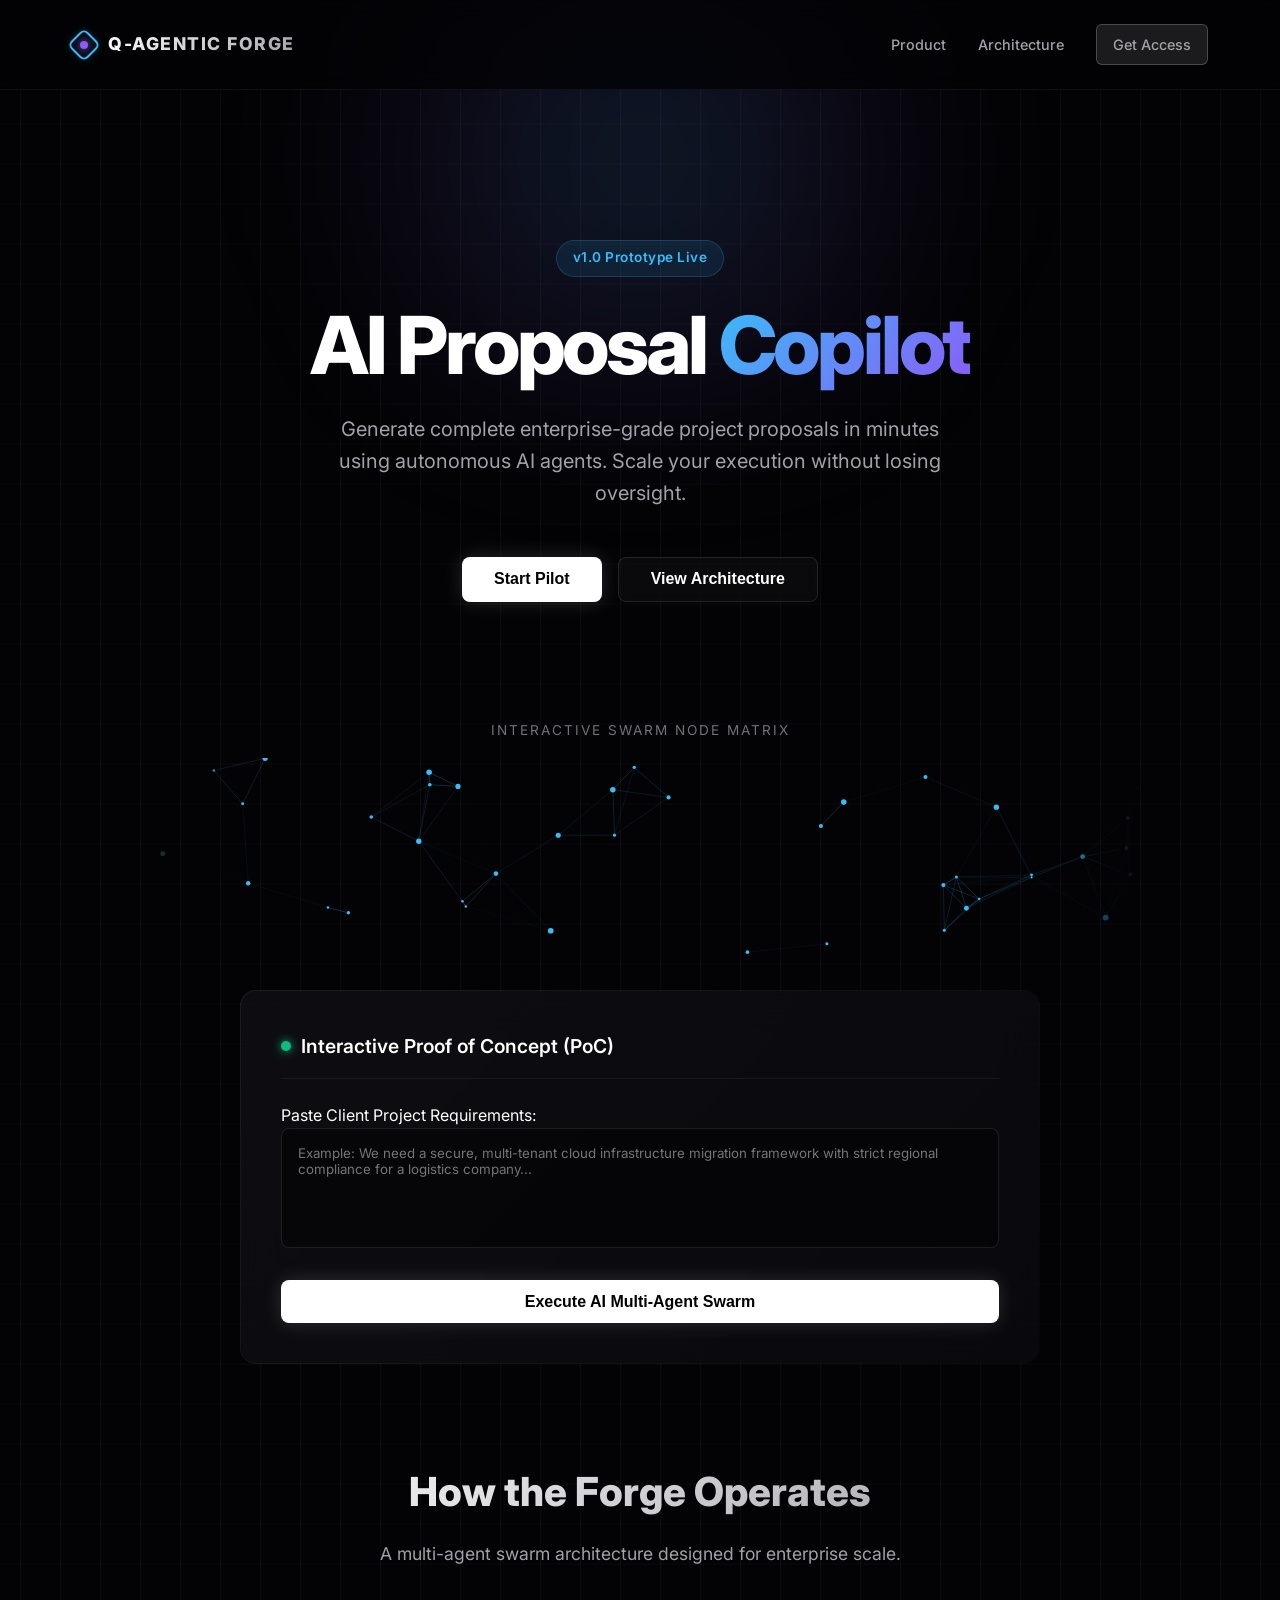
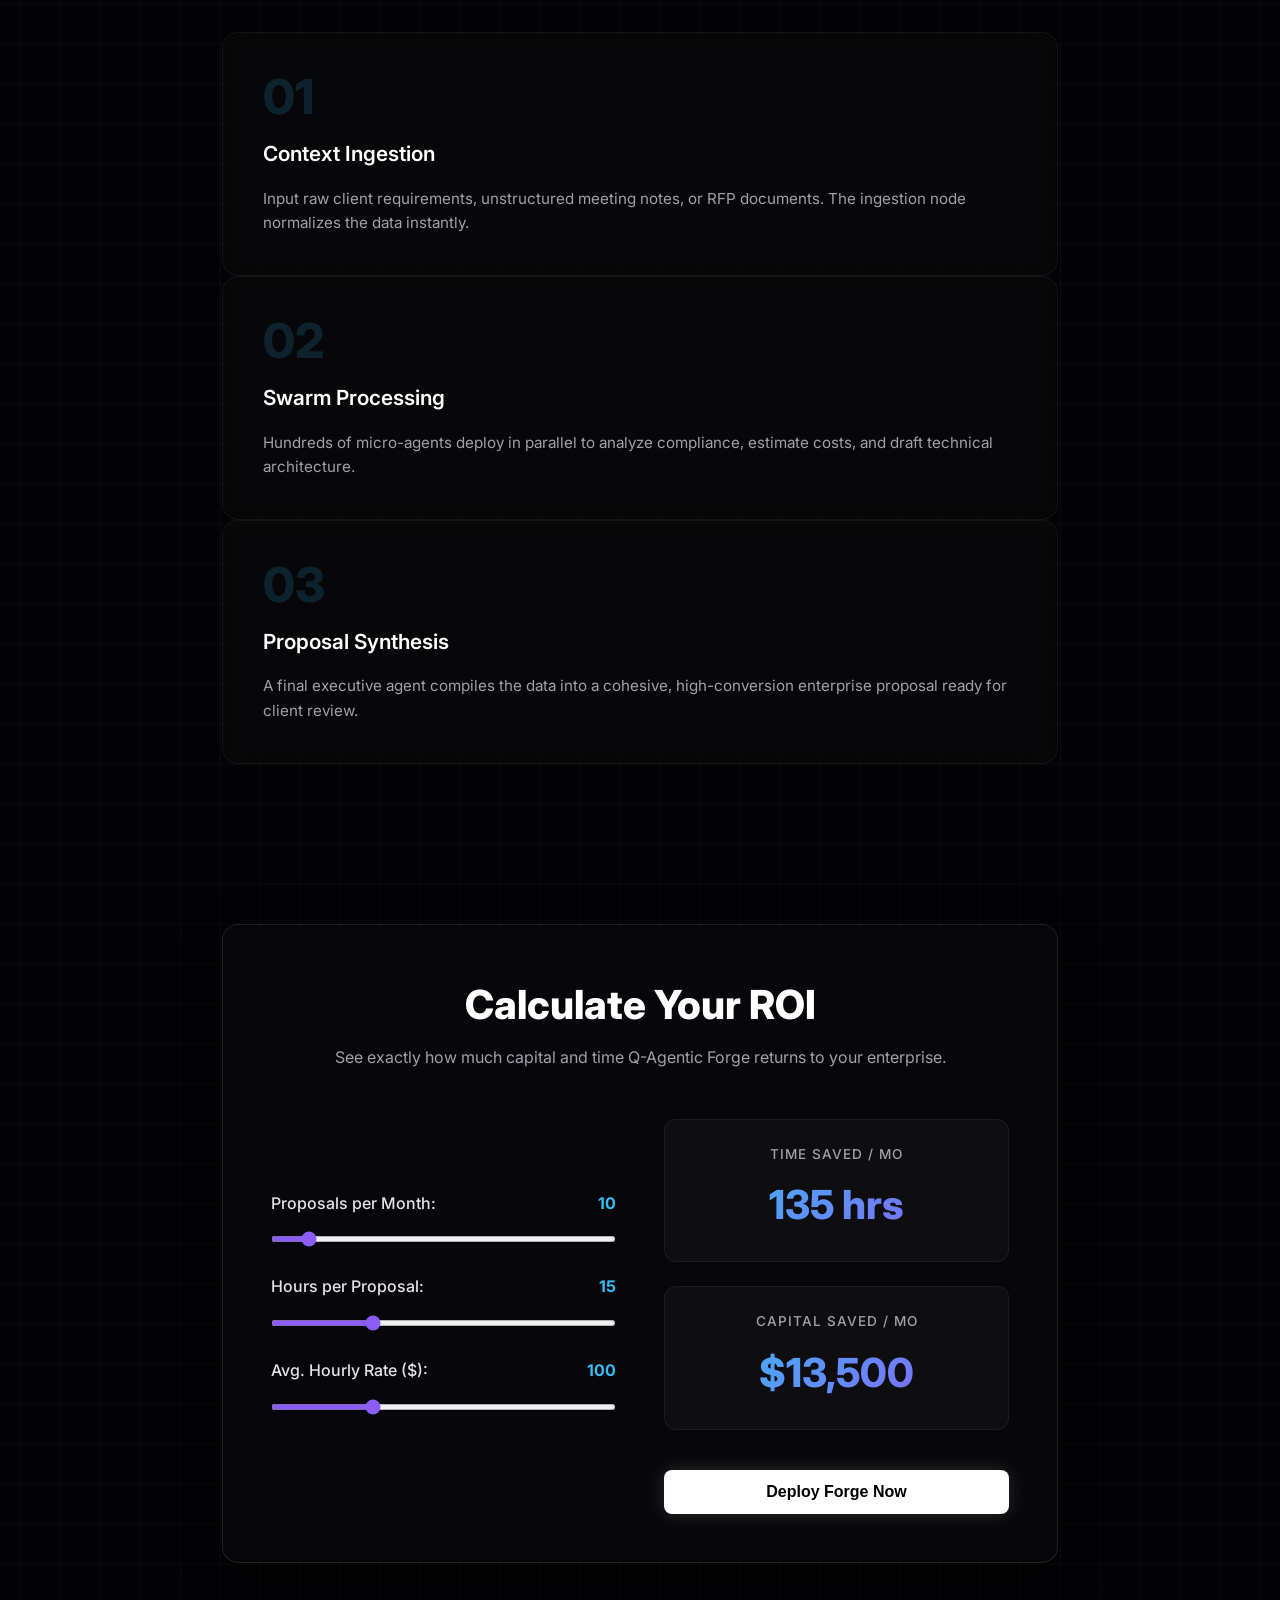
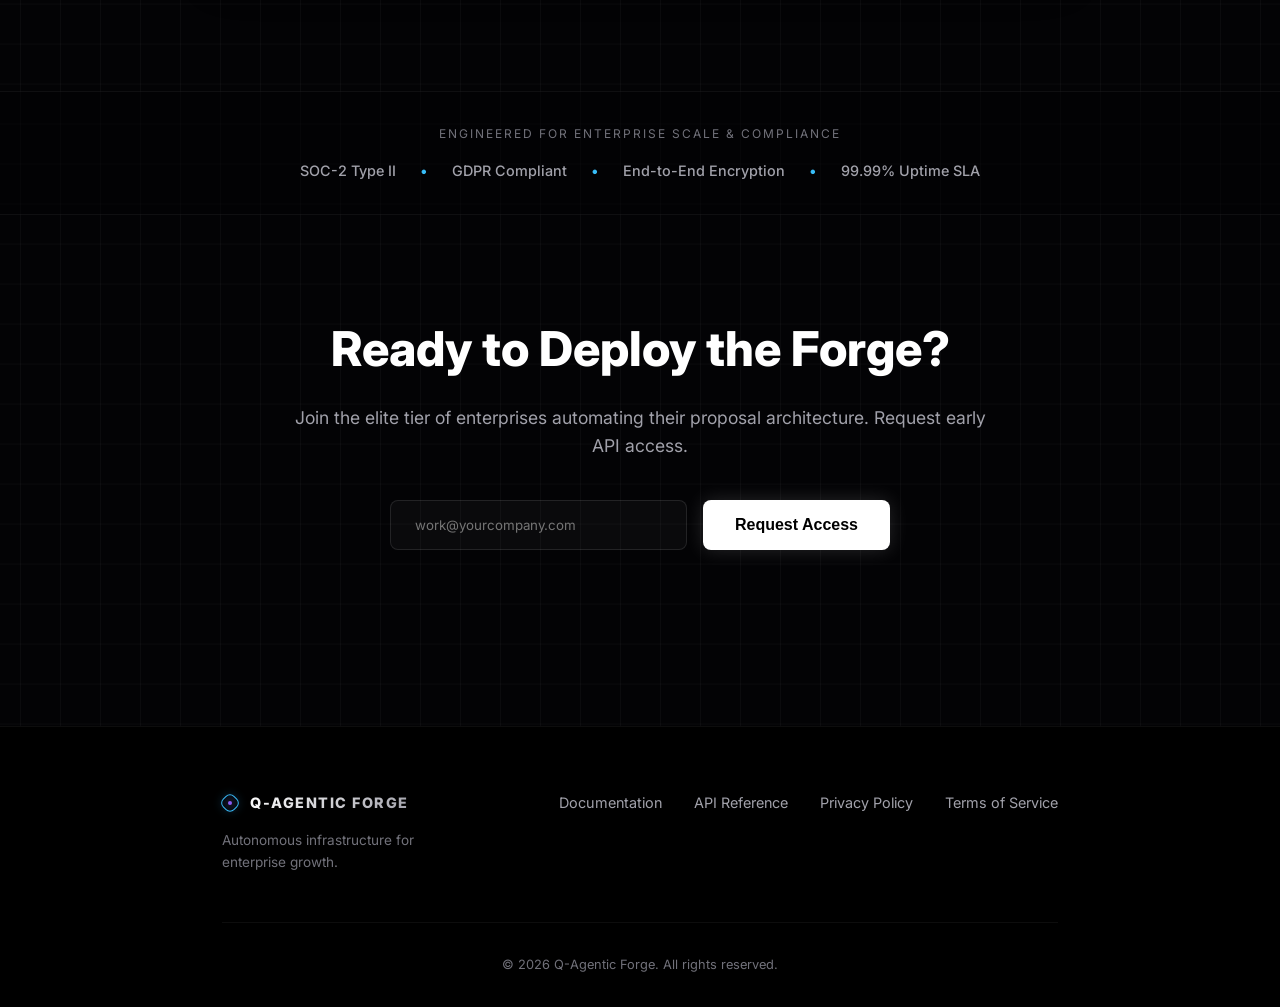
<file: index.html>
<!DOCTYPE html>
<html lang="en">
<head>
    <meta charset="UTF-8">
    <meta name="viewport" content="width=device-width, initial-scale=1.0">
    <title>Quazi AI Labs - Proposal Copilot</title>
    <link rel="stylesheet" href="style.css">
    <link rel="preconnect" href="https://fonts.googleapis.com">
    <link rel="preconnect" href="https://fonts.gstatic.com" crossorigin>
    <link href="https://fonts.googleapis.com/css2?family=Inter:wght@300;400;500;600;700;800&display=swap" rel="stylesheet">
</head>
<body>

    <!-- Ambient Background Glow -->
    <div class="ambient-glow"></div>

    <!-- TOP NAVIGATION -->
    <header class="navbar">
        <div class="nav-container">
            <div class="logo-wrapper">
                <div class="agent-logo">
                    <span class="core-pulse"></span>
                </div>
                <div class="logo">Q-AGENTIC FORGE</div>
            </div>
            <nav class="nav-links">
                <a href="#">Product</a>
                <a href="#">Architecture</a>
                <a href="#" class="nav-btn">Get Access</a>
            </nav>
        </div>
    </header>

    <!-- QUAZI AI LABS HERO SECTION -->
    <section class="hero">
        <div class="container">
            <div class="badge">v1.0 Prototype Live</div>
            <h1>AI Proposal <span class="text-gradient">Copilot</span></h1>
            <p>Generate complete enterprise-grade project proposals in minutes using autonomous AI agents. Scale your execution without losing oversight.</p>
            <div class="buttons">
                <button class="btn-primary">Start Pilot</button>
                <button class="btn-secondary">View Architecture</button>
            </div>
        </div>
    </section>

    <!-- Main Container -->
    <main class="content-wrapper">
        
        <!-- Interactive 3D Particle Swarm Canvas Section -->
        <section class="canvas-container-section">
            <label class="section-label">Interactive Swarm Node Matrix</label>
            <div id="canvas-3d-wrapper">
                <canvas id="swarmCanvas"></canvas>
            </div>
        </section>

        <!-- Dynamic Live Interactive PoC App Component -->
        <section id="demo" class="demo-card">
            <div class="card-glow"></div>
            <div class="card-content">
                <div class="card-header">
                    <span class="status-dot"></span>
                    <h3>Interactive Proof of Concept (PoC)</h3>
                </div>
                <div class="card-body">
                    <label for="client-needs">Paste Client Project Requirements:</label>
                    <textarea id="client-needs" placeholder="Example: We need a secure, multi-tenant cloud infrastructure migration framework with strict regional compliance for a logistics company..."></textarea>
                    
                    <button id="generate-btn" class="btn-block">Execute AI Multi-Agent Swarm</button>

                    <!-- Processing Simulator (Hidden by default) -->
                    <div id="swarm-status" class="hidden">
                        <div class="spinner"></div>
                        <div class="status-text-steps">
                            <p id="step-msg">Initializing Quazi AI Labs controller...</p>
                            <span id="step-counter">0 / 4,000 steps executed</span>
                        </div>
                    </div>

                    <!-- Output Area (Hidden by default) -->
                    <div id="output-proposal" class="hidden">
                        <h4>Generated Enterprise Proposal Draft</h4>
                        <div class="proposal-box" id="proposal-text"></div>
                    </div>
                </div>
            </div>
        </section>
<section class="workflow-section">
            <div class="container">
                <h2 class="section-title">How the Forge Operates</h2>
                <p class="section-subtitle">A multi-agent swarm architecture designed for enterprise scale.</p>
                
                <div class="workflow-grid">
                    <div class="workflow-card">
                        <div class="step-number">01</div>
                        <h3>Context Ingestion</h3>
                        <p>Input raw client requirements, unstructured meeting notes, or RFP documents. The ingestion node normalizes the data instantly.</p>
                    </div>
                    <div class="workflow-card">
                        <div class="step-number">02</div>
                        <h3>Swarm Processing</h3>
                        <p>Hundreds of micro-agents deploy in parallel to analyze compliance, estimate costs, and draft technical architecture.</p>
                    </div>
                    <div class="workflow-card">
                        <div class="step-number">03</div>
                        <h3>Proposal Synthesis</h3>
                        <p>A final executive agent compiles the data into a cohesive, high-conversion enterprise proposal ready for client review.</p>
                    </div>
                </div>
            </div>
        </section>
        <section class="roi-section">
            <div class="container">
                <div class="roi-card">
                    <div class="roi-header">
                        <h2>Calculate Your ROI</h2>
                        <p>See exactly how much capital and time Q-Agentic Forge returns to your enterprise.</p>
                    </div>
                    <div class="roi-grid">
                        
                        <div class="roi-inputs">
                            <label>Proposals per Month: <span id="prop-val">10</span></label>
                            <input type="range" id="prop-slider" min="1" max="100" value="10">

                            <label>Hours per Proposal: <span id="hours-val">15</span></label>
                            <input type="range" id="hours-slider" min="1" max="50" value="15">

                            <label>Avg. Hourly Rate ($): <span id="rate-val">100</span></label>
                            <input type="range" id="rate-slider" min="20" max="300" value="100">
                        </div>

                        <div class="roi-outputs">
                            <div class="output-box">
                                <h4>Time Saved / Mo</h4>
                                <div class="output-value text-gradient" id="time-saved">135 hrs</div>
                            </div>
                            <div class="output-box">
                                <h4>Capital Saved / Mo</h4>
                                <div class="output-value text-gradient" id="money-saved">$13,500</div>
                            </div>
                            <button class="btn-primary btn-block" style="margin-top: 1rem;">Deploy Forge Now</button>
                        </div>

                    </div>
                </div>
            </div>
        </section>
        <div class="trust-banner">
            <div class="container">
                <p>ENGINEERED FOR ENTERPRISE SCALE & COMPLIANCE</p>
                <div class="trust-badges">
                    <span>SOC-2 Type II</span>
                    <span class="dot">•</span>
                    <span>GDPR Compliant</span>
                    <span class="dot">•</span>
                    <span>End-to-End Encryption</span>
                    <span class="dot">•</span>
                    <span>99.99% Uptime SLA</span>
                </div>
            </div>
        </div>

        <section class="final-cta">
            <div class="container">
                <div class="cta-box">
                    <h2>Ready to Deploy the Forge?</h2>
                    <p>Join the elite tier of enterprises automating their proposal architecture. Request early API access.</p>
                    <form class="lead-capture" onsubmit="event.preventDefault(); alert('Lead Captured! Welcome to Q-Agentic Forge.');">
                        <input type="email" placeholder="work@yourcompany.com" required>
                        <button type="submit" class="btn-primary">Request Access</button>
                    </form>
                </div>
            </div>
        </section>

    </main>

    <footer class="site-footer">
        <div class="container">
            <div class="footer-content">
                <div class="footer-brand">
                    <div class="logo-wrapper">
                        <div class="agent-logo" style="width: 16px; height: 16px; border-width: 1px;">
                            <span class="core-pulse" style="width: 4px; height: 4px;"></span>
                        </div>
                        <span class="logo" style="font-size: 0.9rem;">Q-AGENTIC FORGE</span>
                    </div>
                    <p class="footer-tagline">Autonomous infrastructure for enterprise growth.</p>
                </div>
                <div class="footer-links">
                    <a href="#">Documentation</a>
                    <a href="#">API Reference</a>
                    <a href="#">Privacy Policy</a>
                    <a href="#">Terms of Service</a>
                </div>
            </div>
            <div class="footer-bottom">
                <p>&copy; 2026 Q-Agentic Forge. All rights reserved.</p>
            </div>
        </div>
    </footer>
    </main>

    <script src="script.js"></script>
</body>
</html>
</file>
<file: style.css>
/* 1. GLOBAL RESETS & FONTS */
* {
    margin: 0;
    padding: 0;
    box-sizing: border-box;
}

body {
    font-family: 'Inter', sans-serif;
    background-color: #030305; /* Deeper Black */
    color: #ffffff;
    line-height: 1.6;
    overflow-x: hidden;
    /* The Developer Grid Background */
    background-image: 
        linear-gradient(rgba(255, 255, 255, 0.03) 1px, transparent 1px),
        linear-gradient(90deg, rgba(255, 255, 255, 0.03) 1px, transparent 1px);
    background-size: 40px 40px;
    background-position: center center;
}

/* Ambient Glow Behind Everything */
.ambient-glow {
    position: absolute;
    top: -10%;
    left: 50%;
    transform: translateX(-50%);
    width: 60vw;
    height: 500px;
    background: radial-gradient(circle, rgba(56, 189, 248, 0.15) 0%, rgba(139, 92, 246, 0.1) 40%, rgba(0, 0, 0, 0) 70%);
    filter: blur(80px);
    z-index: -1;
    pointer-events: none;
}
/* GLOBAL CONTAINER - THIS KEEPS EVERYTHING CENTERED */
.container {
    max-width: 1200px;
    margin: 0 auto; 
    padding: 0 2rem;
    width: 100%;
}

/* 2. NAVIGATION BAR & LOGO */
.navbar {
    width: 100%;
    padding: 1.5rem 0;
    border-bottom: 1px solid rgba(255, 255, 255, 0.05);
    background: rgba(3, 3, 5, 0.8);
    backdrop-filter: blur(12px);
    position: sticky;
    top: 0;
    z-index: 100;
}

.nav-container {
    max-width: 1200px;
    margin: 0 auto;
    padding: 0 2rem;
    display: flex;
    justify-content: space-between;
    align-items: center;
}

/* NEW LOGO DESIGN SYSTEM */
.logo-wrapper {
    display: flex;
    align-items: center;
    gap: 12px;
}

.agent-logo {
    width: 24px;
    height: 24px;
    border: 2px solid #38bdf8;
    border-radius: 6px;
    position: relative;
    display: flex;
    align-items: center;
    justify-content: center;
    background: rgba(56, 189, 248, 0.05);
    box-shadow: 0 0 10px rgba(56, 189, 248, 0.2);
    transform: rotate(45deg); 
}

.core-pulse {
    width: 8px;
    height: 8px;
    background: #8b5cf6; 
    border-radius: 50%;
    transform: rotate(-45deg);
    position: relative;
    box-shadow: 0 0 8px #8b5cf6;
    animation: agentBeat 2s infinite ease-in-out;
}

@keyframes agentBeat {
    0%, 100% { transform: scale(1); opacity: 0.8; }
    50% { transform: scale(1.3); opacity: 1; box-shadow: 0 0 12px #38bdf8; }
}

.logo {
    font-weight: 800;
    font-size: 1.1rem;
    letter-spacing: 1.5px;
    background: linear-gradient(135deg, #ffffff 0%, #a1a1aa 100%);
    -webkit-background-clip: text;
    -webkit-text-fill-color: transparent;
}

.nav-links {
    display: flex;
    gap: 2rem;
    align-items: center;
}

.nav-links a {
    color: #a1a1aa;
    text-decoration: none;
    font-size: 0.9rem;
    font-weight: 500;
    transition: color 0.3s;
}

.nav-links a:hover {
    color: #ffffff;
}

.nav-btn {
    background: rgba(255, 255, 255, 0.1);
    padding: 0.5rem 1rem;
    border-radius: 6px;
    border: 1px solid rgba(255, 255, 255, 0.2);
}

/* 3. HERO SECTION */
.hero {
    min-height: 70vh;
    display: flex;
    align-items: center;
    justify-content: center;
    text-align: center;
    padding: 4rem 2rem 2rem 2rem;
    animation: fadeIn 1s ease-in-out;
}

.container {
    max-width: 900px;
    position: relative;
}

.badge {
    display: inline-block;
    padding: 0.4rem 1rem;
    background: rgba(56, 189, 248, 0.1);
    color: #38bdf8;
    border: 1px solid rgba(56, 189, 248, 0.2);
    border-radius: 50px;
    font-size: 0.85rem;
    font-weight: 600;
    margin-bottom: 1.5rem;
    letter-spacing: 0.5px;
}

.hero h1 {
    font-size: 5rem;
    font-weight: 800;
    letter-spacing: -0.04em;
    margin-bottom: 1.5rem;
    line-height: 1.1;
}

.text-gradient {
    background: linear-gradient(135deg, #38bdf8 0%, #8b5cf6 100%);
    -webkit-background-clip: text;
    -webkit-text-fill-color: transparent;
}

.hero p {
    font-size: 1.25rem;
    color: #a1a1aa;
    margin-bottom: 3rem;
    max-width: 650px;
    margin-left: auto;
    margin-right: auto;
}

/* 4. BUTTONS */
.buttons {
    display: flex;
    gap: 1rem;
    justify-content: center;
}

.btn-primary, .btn-secondary, #generate-btn {
    padding: 0.8rem 2rem;
    font-size: 1rem;
    font-weight: 600;
    border-radius: 8px;
    cursor: pointer;
    transition: all 0.3s ease;
}

.btn-primary, #generate-btn {
    background: #ffffff;
    color: #000000;
    border: none;
    box-shadow: 0 0 20px rgba(255, 255, 255, 0.15);
}

.btn-primary:hover, #generate-btn:hover {
    background: #e4e4e7;
    transform: translateY(-2px);
    box-shadow: 0 4px 25px rgba(255, 255, 255, 0.3);
}

.btn-secondary {
    background: rgba(255, 255, 255, 0.03);
    color: #ffffff;
    border: 1px solid rgba(255, 255, 255, 0.1);
    backdrop-filter: blur(10px);
}

.btn-secondary:hover {
    background: rgba(255, 255, 255, 0.08);
    transform: translateY(-2px);
}

/* 5. CANVAS & DEMO AREA */
.content-wrapper {
    position: relative;
    z-index: 10;
    padding-bottom: 5rem;
}

.canvas-container-section {
    text-align: center;
    margin-bottom: 2rem;
}

.section-label {
    display: block;
    color: #71717a;
    font-size: 0.85rem;
    text-transform: uppercase;
    letter-spacing: 2px;
    margin-bottom: 1rem;
}

#canvas-3d-wrapper {
    max-width: 1000px;
    margin: 0 auto;
    height: 200px; /* Constrains the canvas so it doesn't take over */
    mask-image: linear-gradient(to right, transparent, black 10%, black 90%, transparent);
    -webkit-mask-image: linear-gradient(to right, transparent, black 10%, black 90%, transparent);
}

/* 6. GLASSMORPHISM DEMO CARD */
.demo-card {
    position: relative;
    max-width: 800px;
    margin: 0 auto;
    border-radius: 16px;
    padding: 1px; /* Creates the gradient border effect */
    background: linear-gradient(135deg, rgba(255,255,255,0.1), rgba(255,255,255,0.01));
}

.card-content {
    background: rgba(10, 10, 15, 0.8);
    border-radius: 15px;
    padding: 2.5rem;
    backdrop-filter: blur(20px);
}

.card-header {
    display: flex;
    align-items: center;
    gap: 10px;
    margin-bottom: 1.5rem;
    border-bottom: 1px solid rgba(255, 255, 255, 0.05);
    padding-bottom: 1rem;
}

.status-dot {
    width: 10px;
    height: 10px;
    background-color: #10b981; /* Green active dot */
    border-radius: 50%;
    box-shadow: 0 0 10px #10b981;
}

.demo-card h3 {
    font-weight: 600;
    font-size: 1.2rem;
}

textarea {
    width: 100%;
    height: 120px;
    background: rgba(0, 0, 0, 0.5);
    border: 1px solid rgba(255, 255, 255, 0.1);
    color: #fff;
    border-radius: 8px;
    padding: 1rem;
    margin-bottom: 1.5rem;
    font-family: 'Inter', sans-serif;
    resize: none;
    outline: none;
    transition: border 0.3s;
}

textarea:focus {
    border-color: #38bdf8;
}

.btn-block {
    width: 100%;
}

.hidden {
    display: none !important;
}

/* Simple fade in animation */
@keyframes fadeIn {
    from { opacity: 0; transform: translateY(10px); }
    to { opacity: 1; transform: translateY(0); }
}
/* 7. WORKFLOW SECTION */
.workflow-section {
    padding: 6rem 2rem;
    position: relative;
    z-index: 10;
}

.section-title {
    font-size: 2.5rem;
    font-weight: 800;
    text-align: center;
    margin-bottom: 1rem;
    background: linear-gradient(135deg, #ffffff 0%, #a1a1aa 100%);
    -webkit-background-clip: text;
    -webkit-text-fill-color: transparent;
}

.section-subtitle {
    text-align: center;
    color: #a1a1aa;
    margin-bottom: 4rem;
    font-size: 1.1rem;
}

.workflow-grid {
   .workflow-grid {
    display: grid;
    /* Forces exactly 3 equal columns to fill the space left-to-right */
    grid-template-columns: repeat(3, 1fr); 
    gap: 2rem;
    max-width: 1200px;
    margin: 0 auto;
}

/* Ensures it still looks good if someone opens it on a phone */
@media (max-width: 900px) {
    .workflow-grid {
        grid-template-columns: 1fr;
    }
}
}

.workflow-card {
    background: rgba(255, 255, 255, 0.02);
    border: 1px solid rgba(255, 255, 255, 0.05);
    border-radius: 16px;
    padding: 2.5rem;
    transition: transform 0.3s ease, border-color 0.3s ease, box-shadow 0.3s ease;
    backdrop-filter: blur(10px);
}

.workflow-card:hover {
    transform: translateY(-5px);
    border-color: rgba(56, 189, 248, 0.4);
    background: rgba(255, 255, 255, 0.04);
    box-shadow: 0 10px 30px rgba(56, 189, 248, 0.05);
}

.step-number {
    font-size: 3rem;
    font-weight: 800;
    color: rgba(56, 189, 248, 0.15);
    margin-bottom: 1rem;
    font-family: 'Inter', monospace;
    line-height: 1;
}

.workflow-card h3 {
    font-size: 1.3rem;
    margin-bottom: 1rem;
    color: #ffffff;
    font-weight: 600;
}

.workflow-card p {
    color: #a1a1aa;
    font-size: 0.95rem;
    line-height: 1.6;
}
/* 8. ROI CALCULATOR */
.roi-section {
    padding: 4rem 2rem 8rem 2rem;
    position: relative;
    z-index: 10;
}

.roi-card {
    max-width: 900px;
    margin: 0 auto;
    background: rgba(10, 10, 15, 0.6);
    border: 1px solid rgba(255, 255, 255, 0.1);
    border-radius: 16px;
    padding: 3rem;
    backdrop-filter: blur(20px);
    box-shadow: 0 10px 40px rgba(0, 0, 0, 0.5);
}

.roi-header {
    text-align: center;
    margin-bottom: 3rem;
}

.roi-header h2 {
    font-size: 2.5rem;
    font-weight: 800;
    margin-bottom: 0.5rem;
}

.roi-header p {
    color: #a1a1aa;
}

.roi-grid {
    display: grid;
    grid-template-columns: 1fr 1fr;
    gap: 3rem;
    align-items: center;
}

/* Make it stack on mobile */
@media (max-width: 768px) {
    .roi-grid { grid-template-columns: 1fr; }
}

.roi-inputs label {
    display: flex;
    justify-content: space-between;
    margin-bottom: 0.5rem;
    font-weight: 500;
    color: #e4e4e7;
}

.roi-inputs label span {
    color: #38bdf8;
    font-weight: 700;
}

.roi-inputs input[type="range"] {
    width: 100%;
    margin-bottom: 2rem;
    accent-color: #8b5cf6;
    background: rgba(255, 255, 255, 0.1);
    height: 6px;
    border-radius: 5px;
    outline: none;
    cursor: pointer;
}

.roi-outputs {
    display: flex;
    flex-direction: column;
    gap: 1.5rem;
}

.output-box {
    background: rgba(255, 255, 255, 0.03);
    border: 1px solid rgba(255, 255, 255, 0.05);
    padding: 1.5rem;
    border-radius: 12px;
    text-align: center;
}

.output-box h4 {
    color: #a1a1aa;
    font-weight: 500;
    margin-bottom: 0.5rem;
    text-transform: uppercase;
    letter-spacing: 1px;
    font-size: 0.85rem;
}

.output-value {
    font-size: 2.5rem;
    font-weight: 800;
}
/* 9. TRUST BANNER */
.trust-banner {
    border-top: 1px solid rgba(255, 255, 255, 0.05);
    border-bottom: 1px solid rgba(255, 255, 255, 0.05);
    padding: 2rem 0;
    text-align: center;
    background: rgba(3, 3, 5, 0.5);
}

.trust-banner p {
    font-size: 0.75rem;
    color: #71717a;
    letter-spacing: 2px;
    margin-bottom: 1rem;
}

.trust-badges {
    display: flex;
    justify-content: center;
    align-items: center;
    gap: 1.5rem;
    color: #a1a1aa;
    font-size: 0.9rem;
    font-weight: 500;
    flex-wrap: wrap;
}

.trust-badges .dot {
    color: #38bdf8;
}

/* 10. FINAL CTA */
.final-cta {
    padding: 6rem 2rem;
    text-align: center;
}

.cta-box {
    max-width: 700px;
    margin: 0 auto;
}

.cta-box h2 {
    font-size: 3rem;
    font-weight: 800;
    margin-bottom: 1rem;
}

.cta-box p {
    color: #a1a1aa;
    font-size: 1.1rem;
    margin-bottom: 2.5rem;
}

.lead-capture {
    display: flex;
    gap: 1rem;
    max-width: 500px;
    margin: 0 auto;
}

.lead-capture input {
    flex: 1;
    padding: 1rem 1.5rem;
    border-radius: 8px;
    background: rgba(255, 255, 255, 0.03);
    border: 1px solid rgba(255, 255, 255, 0.1);
    color: #fff;
    font-family: 'Inter', sans-serif;
    outline: none;
    transition: border 0.3s;
}

.lead-capture input:focus {
    border-color: #8b5cf6;
}

/* 11. FOOTER */
.site-footer {
    border-top: 1px solid rgba(255, 255, 255, 0.05);
    padding: 4rem 2rem 2rem 2rem;
    background: #000000;
}

.footer-content {
    display: flex;
    justify-content: space-between;
    align-items: flex-start;
    border-bottom: 1px solid rgba(255, 255, 255, 0.05);
    padding-bottom: 3rem;
    margin-bottom: 2rem;
    flex-wrap: wrap;
    gap: 2rem;
}

.footer-tagline {
    color: #71717a;
    font-size: 0.85rem;
    margin-top: 1rem;
    max-width: 250px;
}

.footer-links {
    display: flex;
    gap: 2rem;
}

.footer-links a {
    color: #a1a1aa;
    text-decoration: none;
    font-size: 0.9rem;
    transition: color 0.3s;
}

.footer-links a:hover {
    color: #38bdf8;
}

.footer-bottom {
    text-align: center;
    color: #71717a;
    font-size: 0.8rem;
}
</file>
